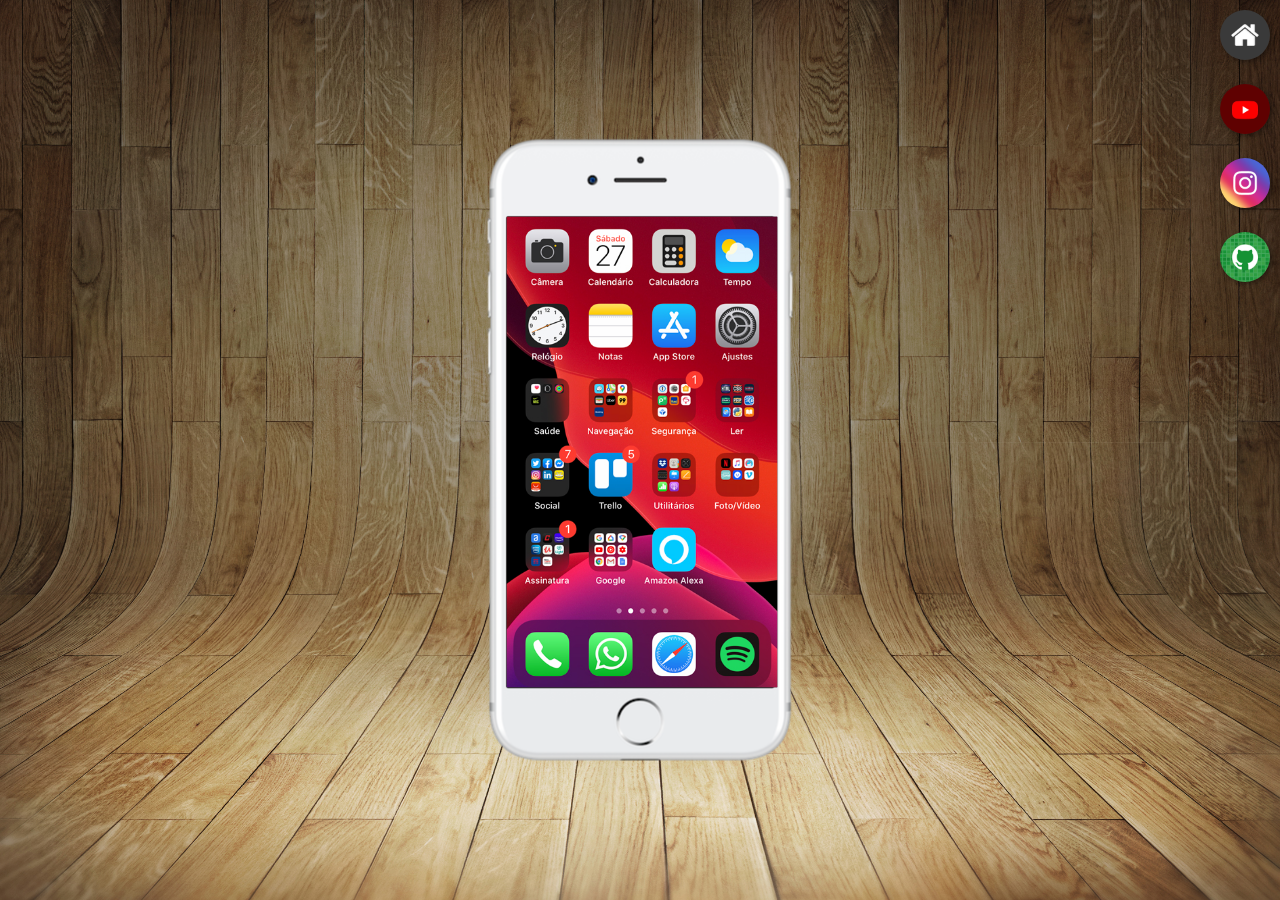
<file: index.html>
<!DOCTYPE html>
<html lang="pt-br">
<head>
    <meta charset="UTF-8">
    <meta name="viewport" content="width=device-width, initial-scale=1.0">
    <title>Projeto redes sociais</title>
    <link rel="shortcut icon" href="favicon.ico" type="image/x-icon">
    <link rel="stylesheet" href="estilos/style.css">
</head>
<body>
    <main>
        <section id="telefone">
            <iframe src="home.html" name="tela" id="tela"  frameborder="0">  </iframe>

        </section>
        <section id="redes-sociais">
            <a href="home.html" target="tela">  <img src="imagens/logo-home.jpg" alt="Home"></a><br>
            <a href="youtube.html" target="tela"> <img src="imagens/logo-youtube.jpg" alt="youtube"></a><br>
            <a href="instagram.html" target="tela">  <img src="imagens/logo-instagram.jpg" alt="Instagram"></a><br>
            <a href="github.html" target="tela">  <img src="imagens/logo-github.jpg" alt="Github"></a><br>
        </section>
    </main>
    
</body>
</html>
</file>
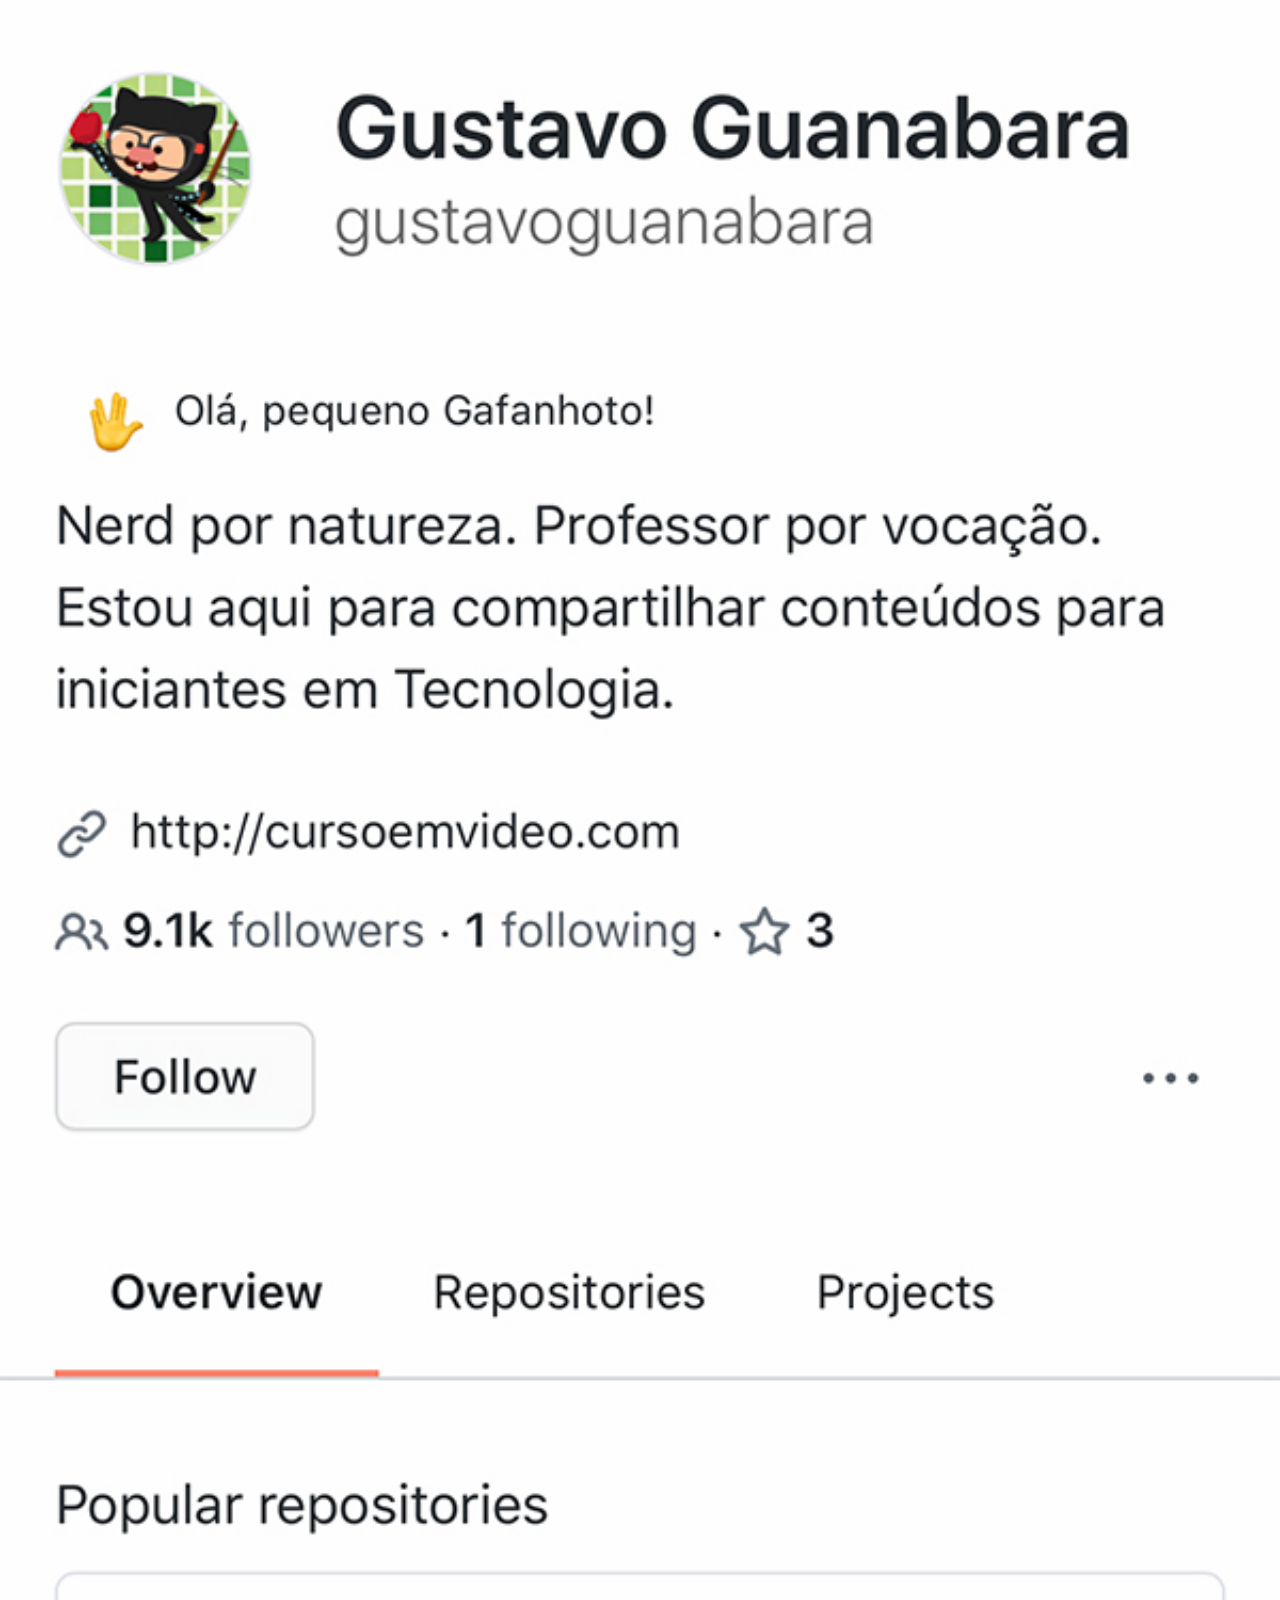
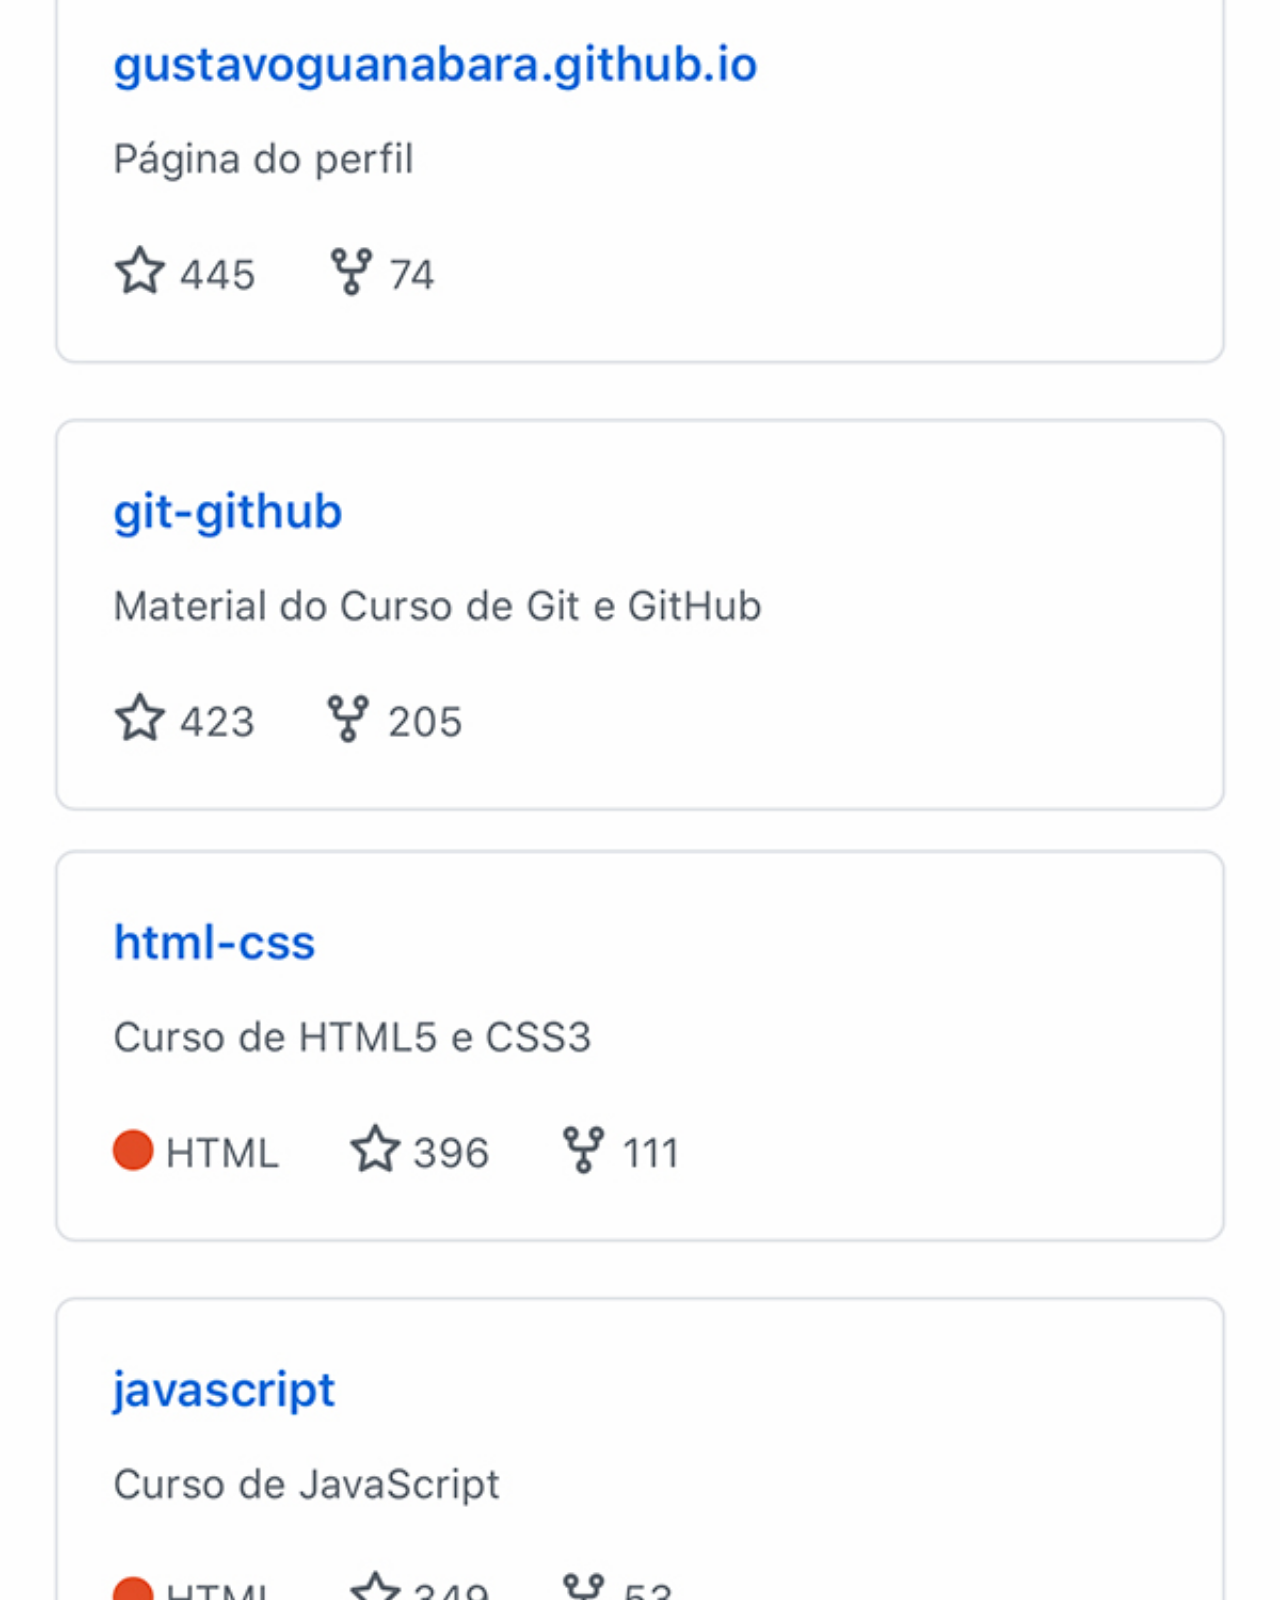
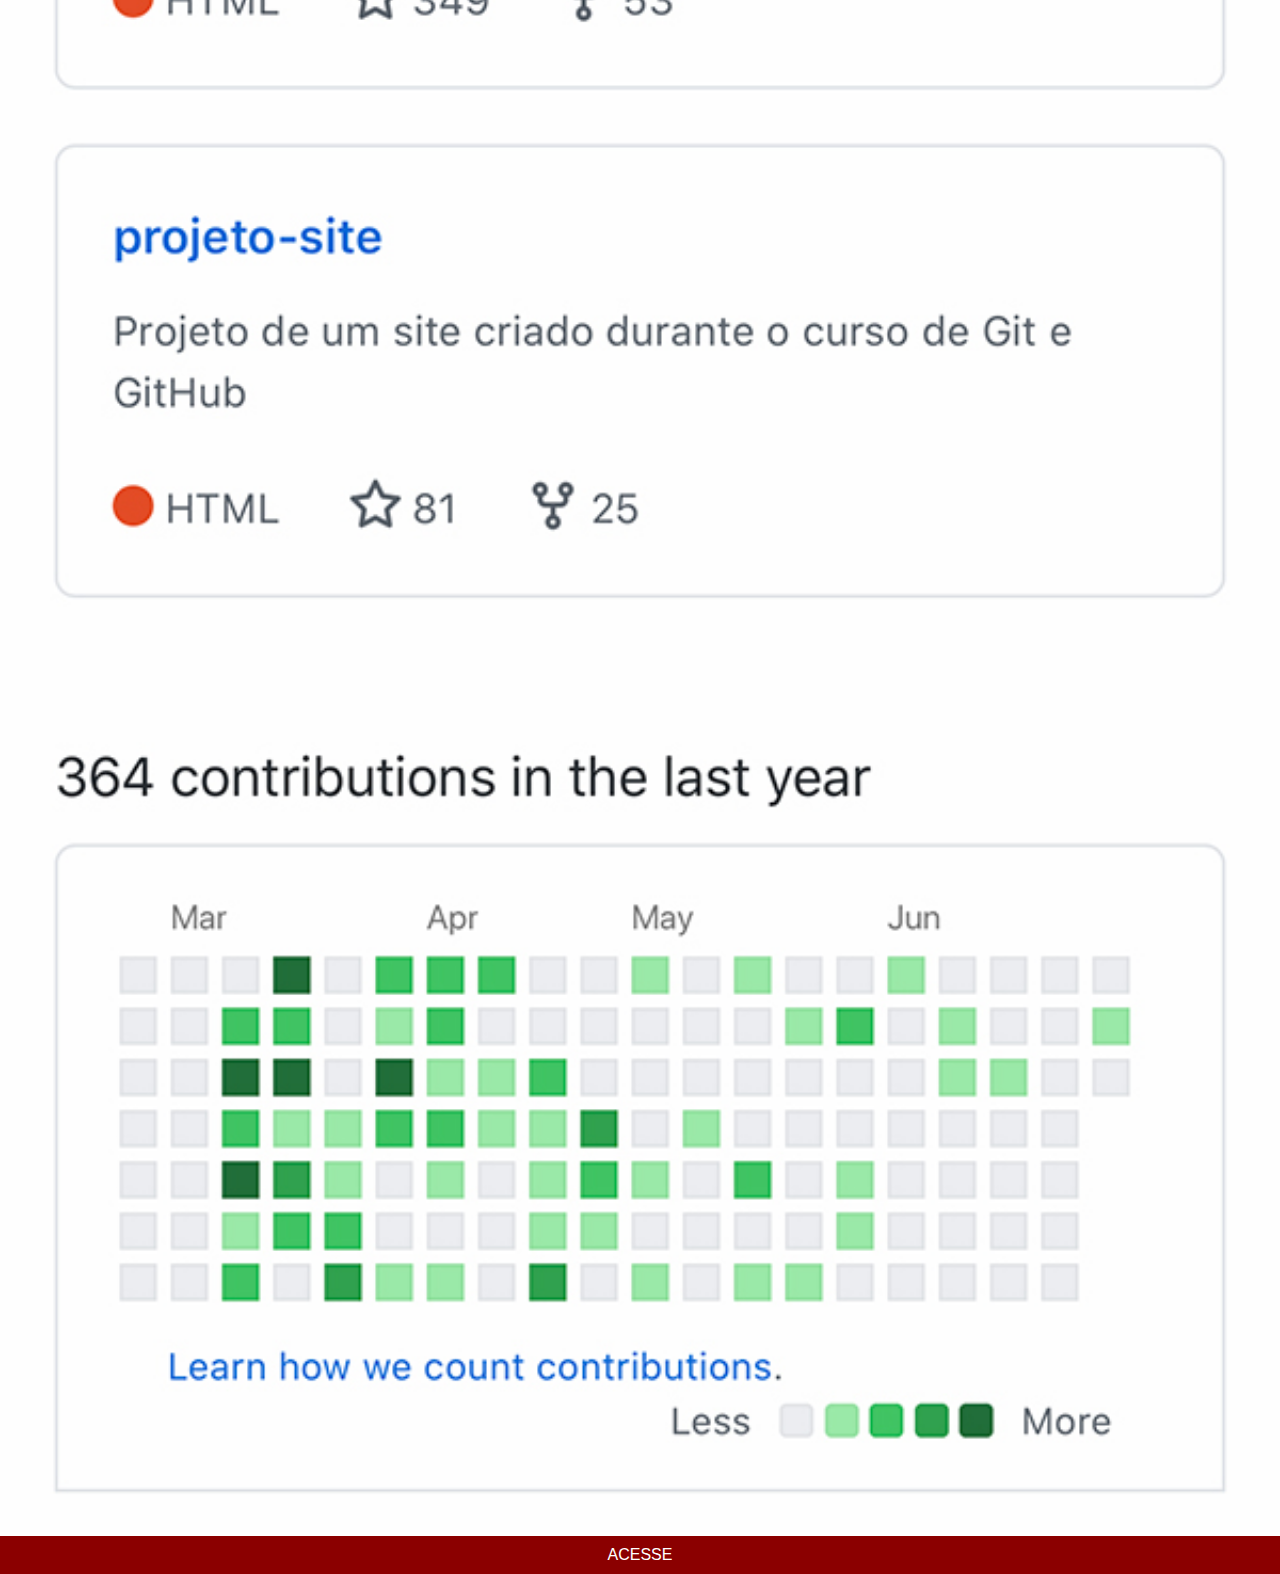
<file: github.html>
<!DOCTYPE html>
<html lang="pt-br">
<head>
    <meta charset="UTF-8">
    <meta name="viewport" content="width=device-width, initial-scale=1.0">
    <title>Github</title>
    <style>
          *{
            padding: 0px;
            margin: 0px;
            font-family: Arial, Helvetica, sans-serif;
        }

        img{
            width: 100vw;
        }

        a{
            display: block;
            background-color: darkred;
            color: white;
            text-decoration: none;
            text-align: center;
            padding: 10px;

        }

        a:hover{
            background-color: rgba(253, 6, 6, 0.904);
        }

        a:active{
            background-color: rgb(136, 32, 32);
        }
    </style>
</head>
<body>
    <img src="imagens/tela-github.jpg" alt="github">
    <a href="https://github.com/gustavoguanabara" target="_blank">ACESSE</a>
    
</body>
</html>
</file>
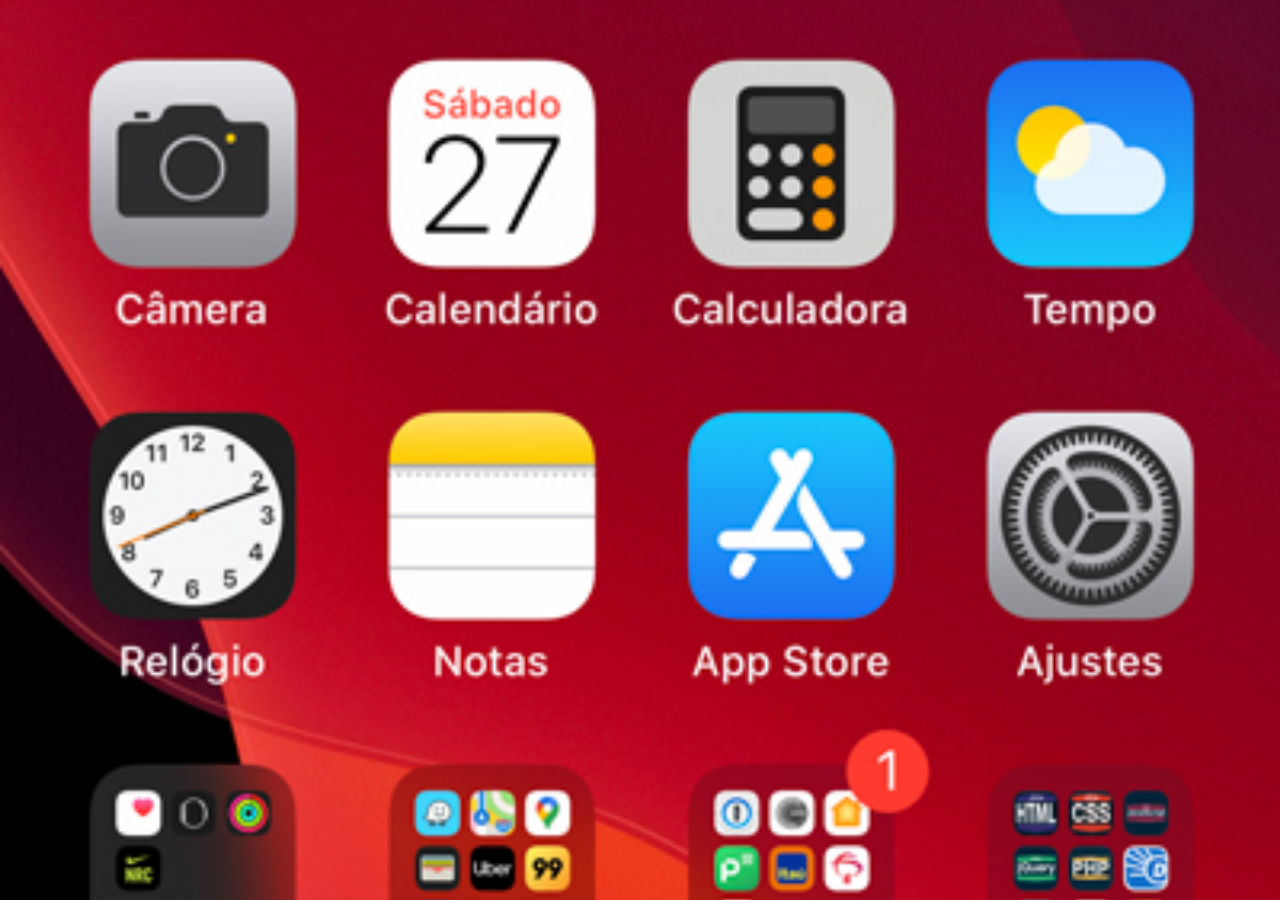
<file: home.html>
<!DOCTYPE html>
<html lang="en">
<head>
    <meta charset="UTF-8">
    <meta name="viewport" content="width=device-width, initial-scale=1.0">
    <title>Document</title>
    <style>
        *{
            margin: 0px;
            padding: 0px;
        }

        body{
            height: 100vh;
            width: 100vw;
            background-color: black;
            background-image: url(imagens/tela-home.jpg);
            background-repeat: no-repeat;
            background-position: top center;
            background-size: cover;
        }
    </style>
</head>
<body>
    <main>
       
    </main>
</body>
</html>
</file>
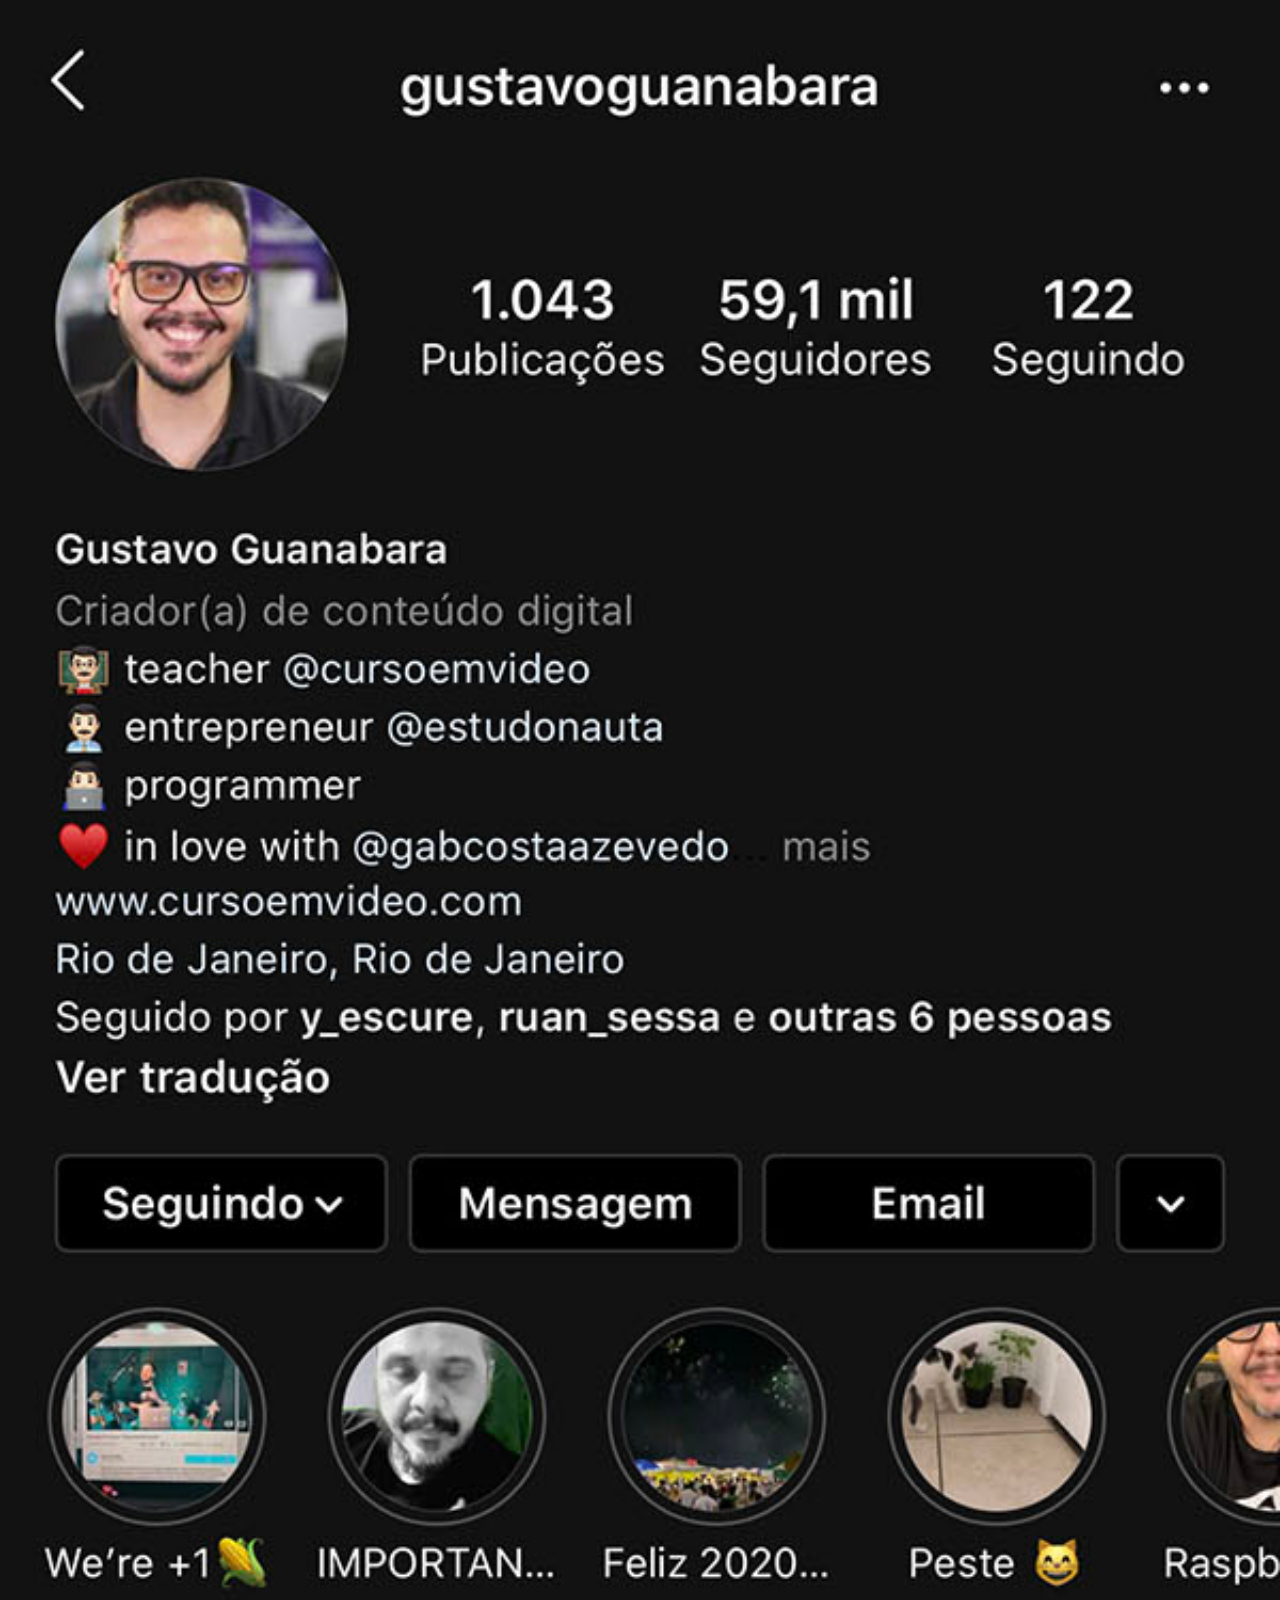
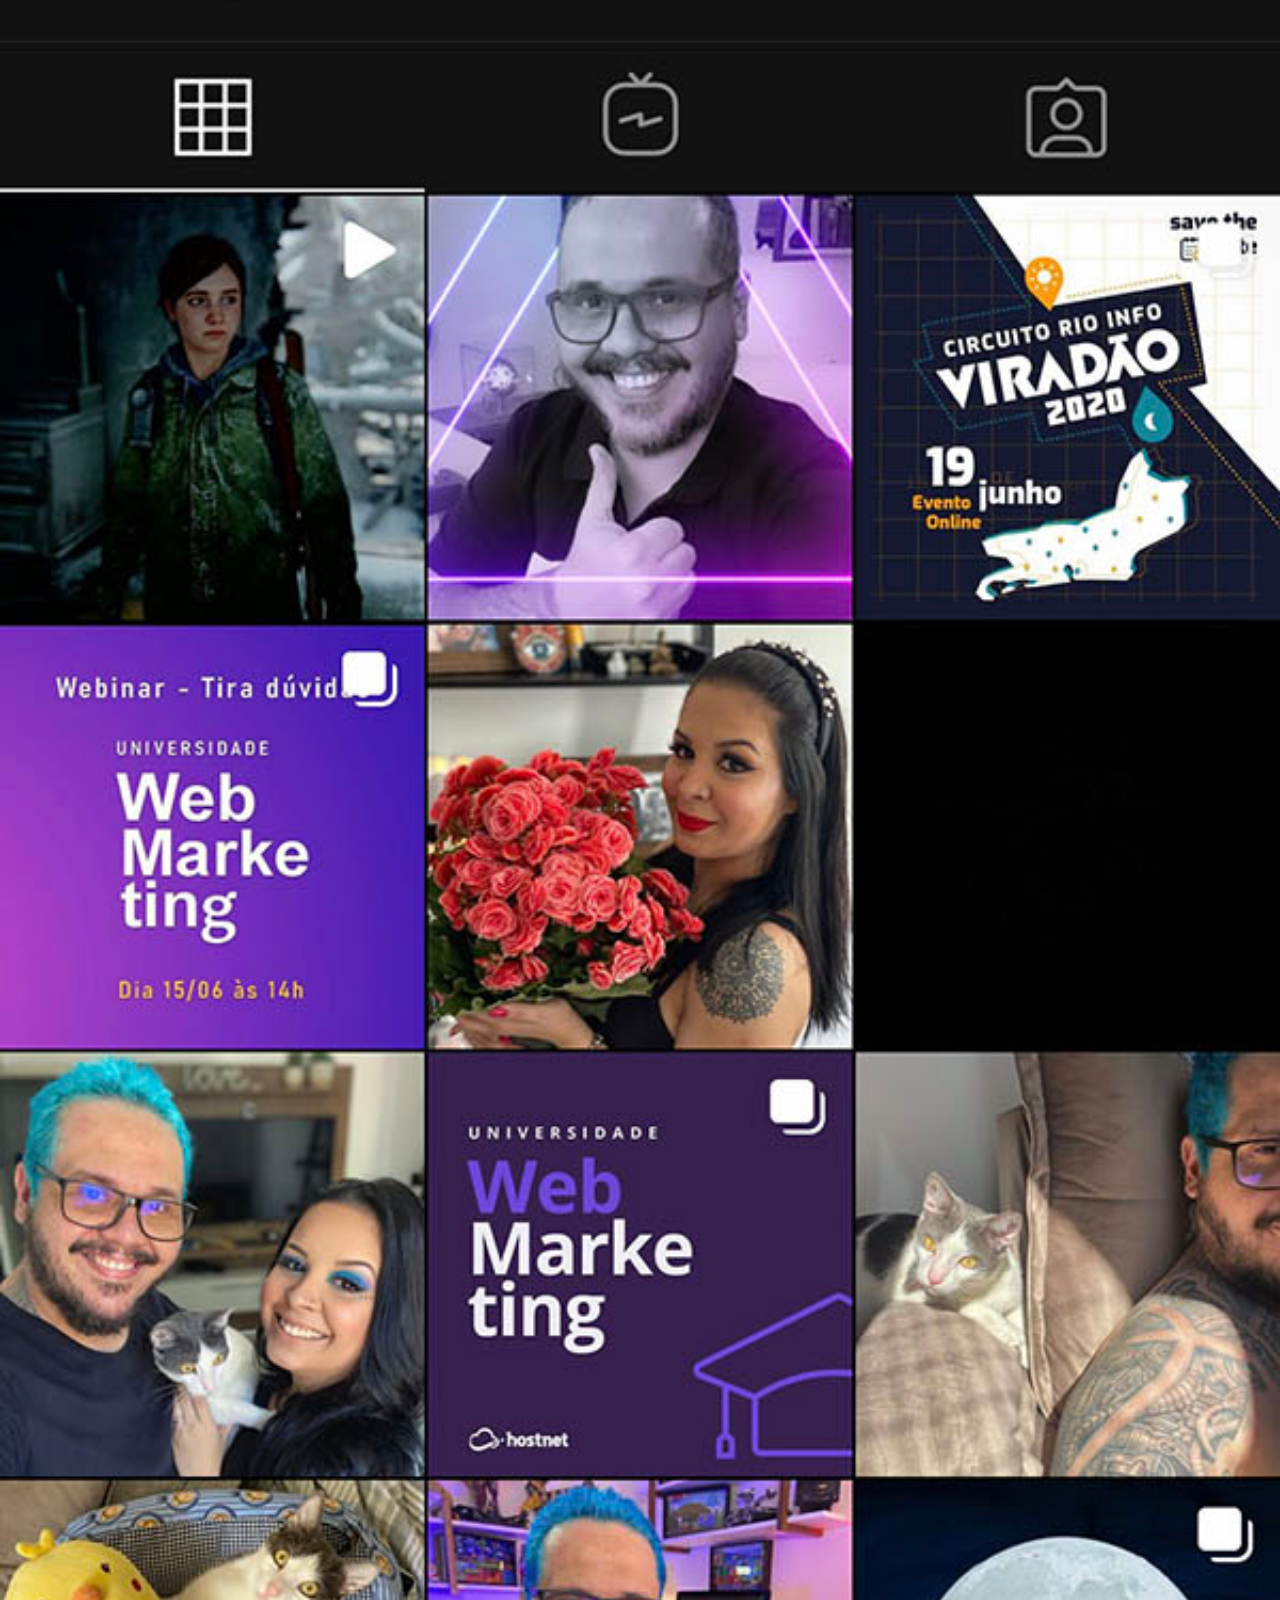
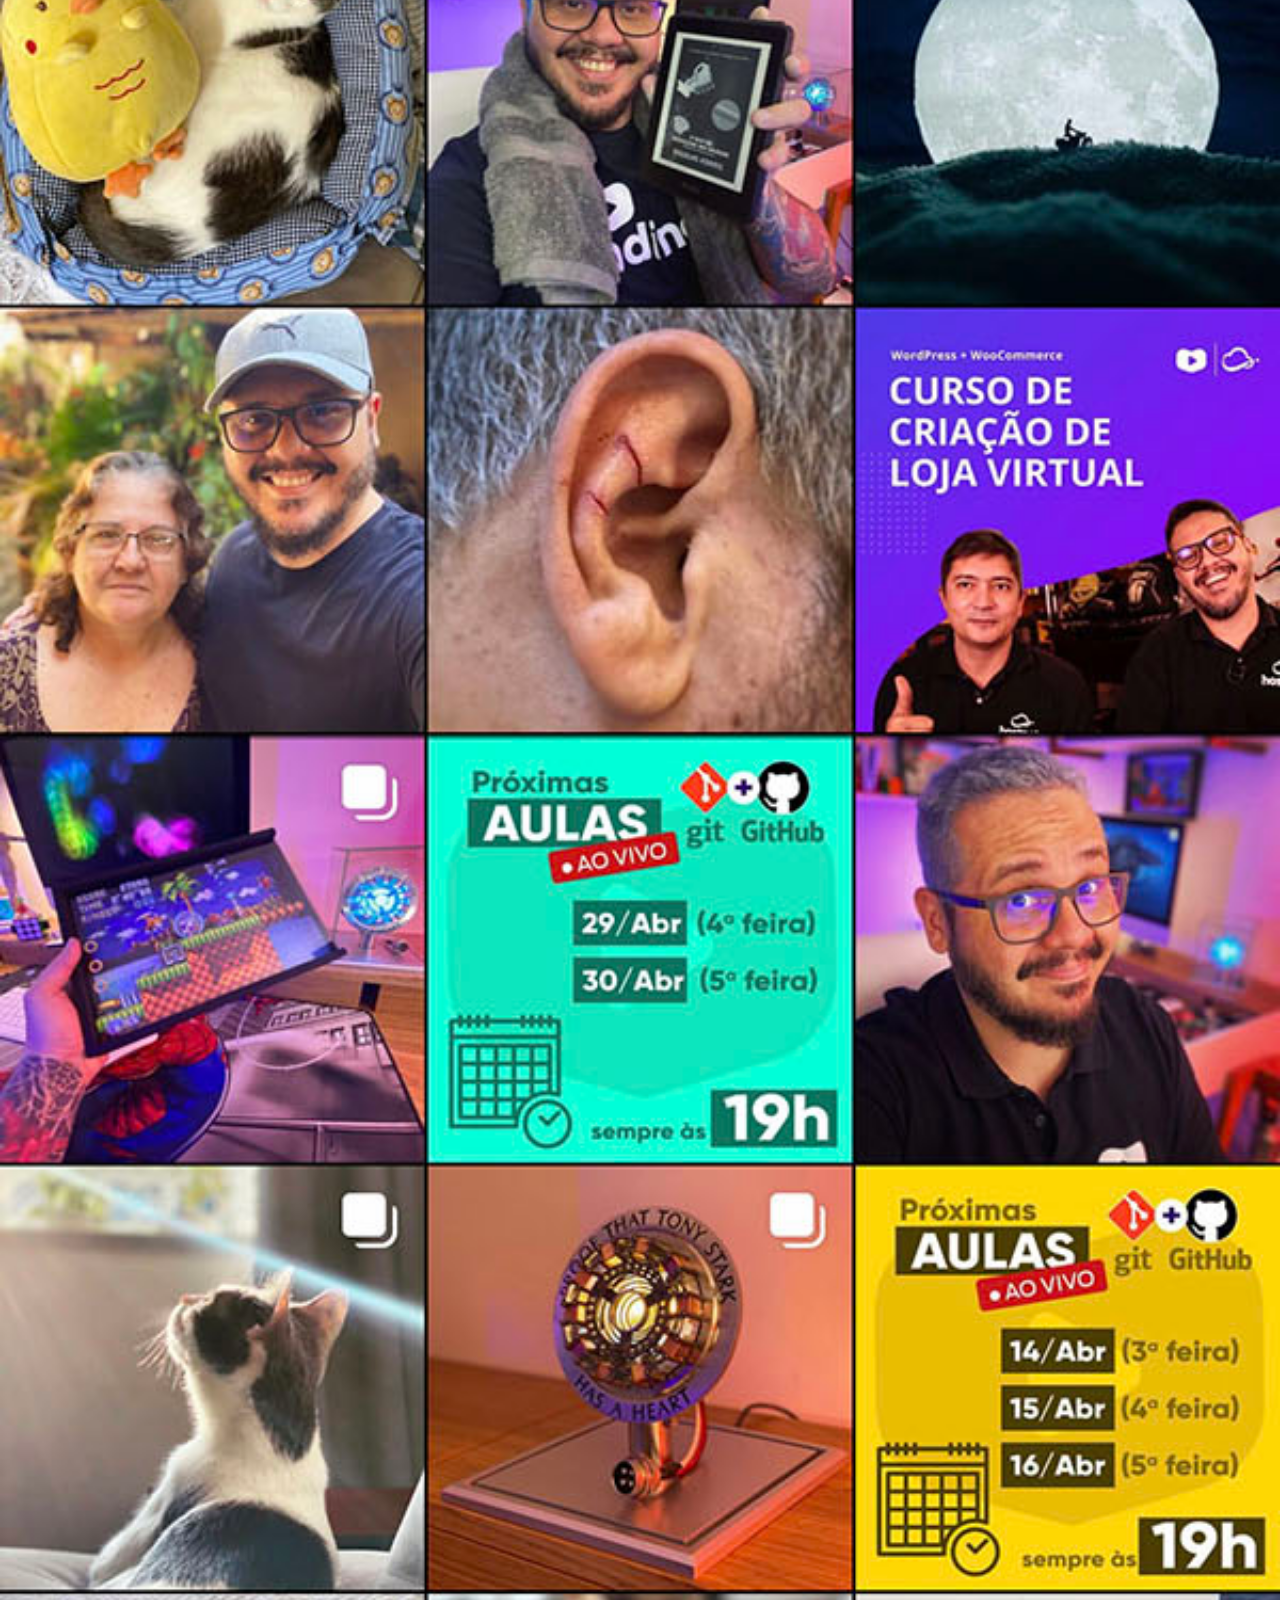
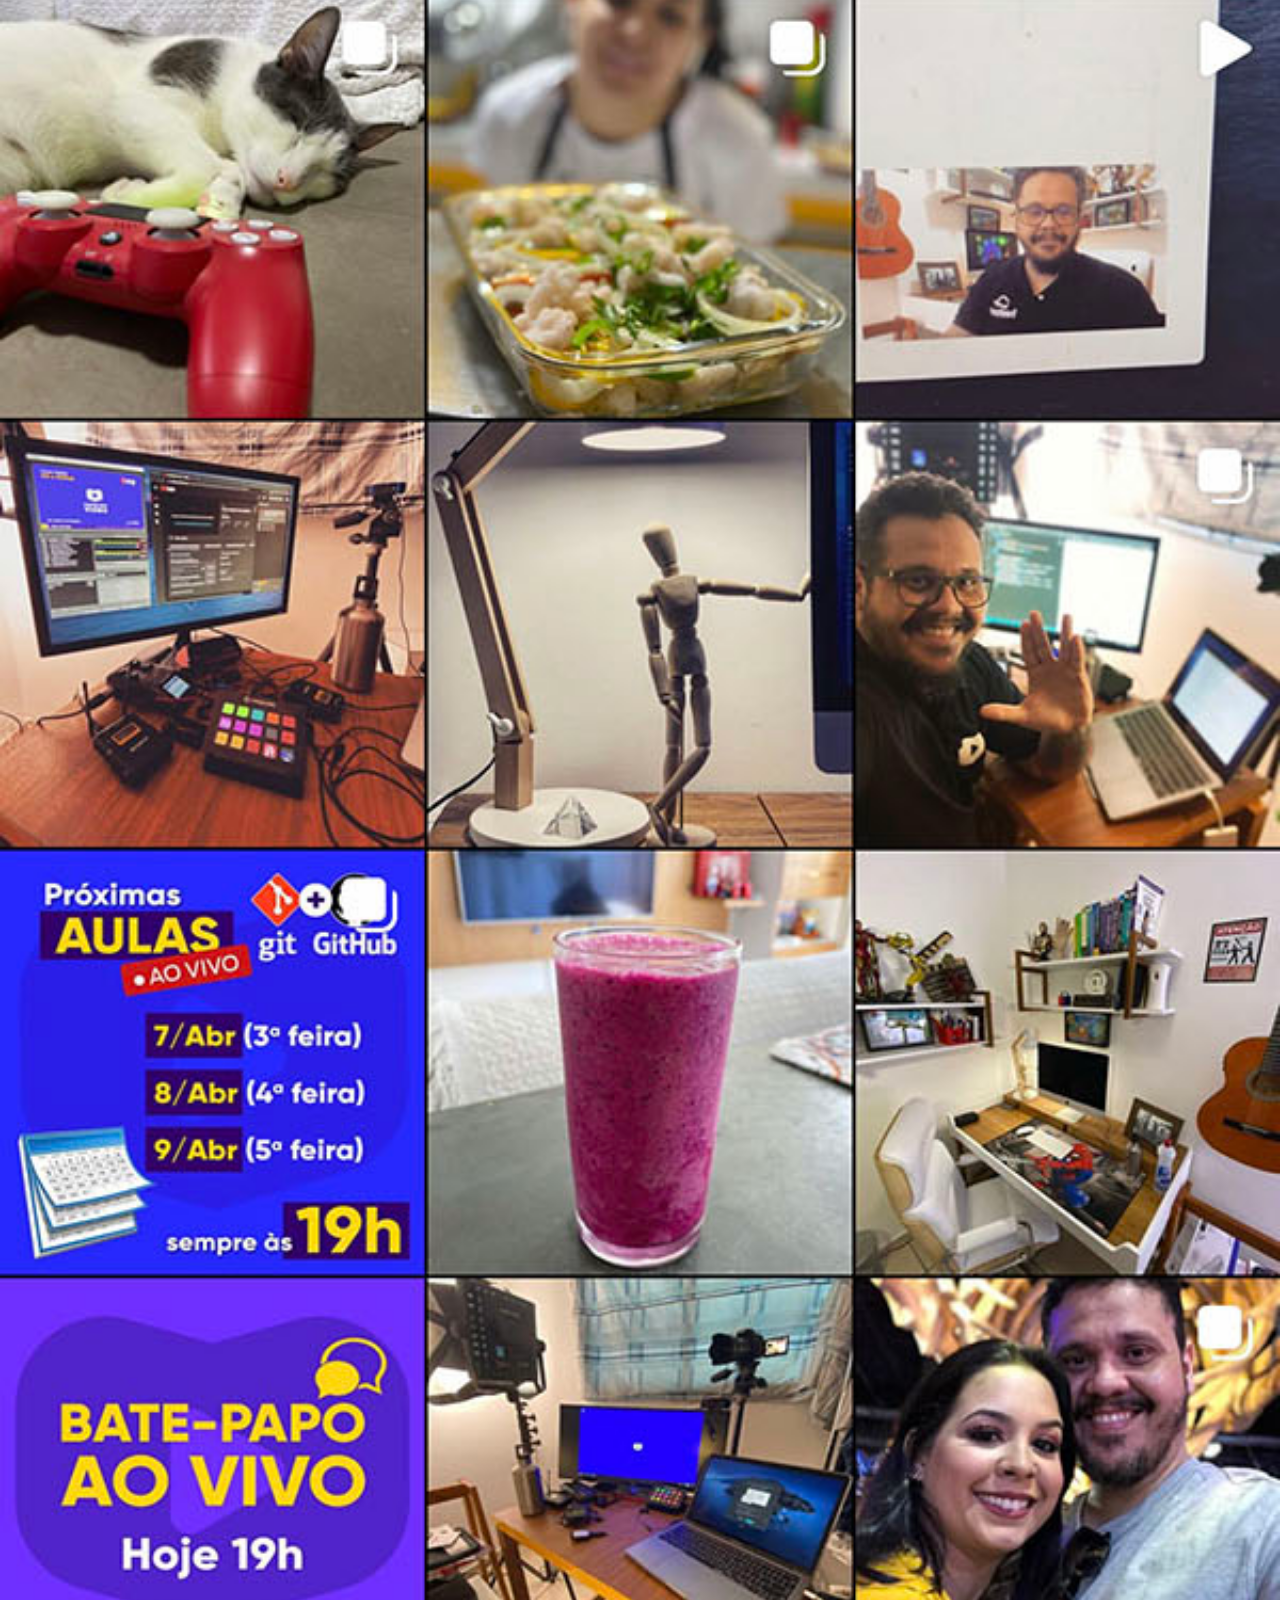
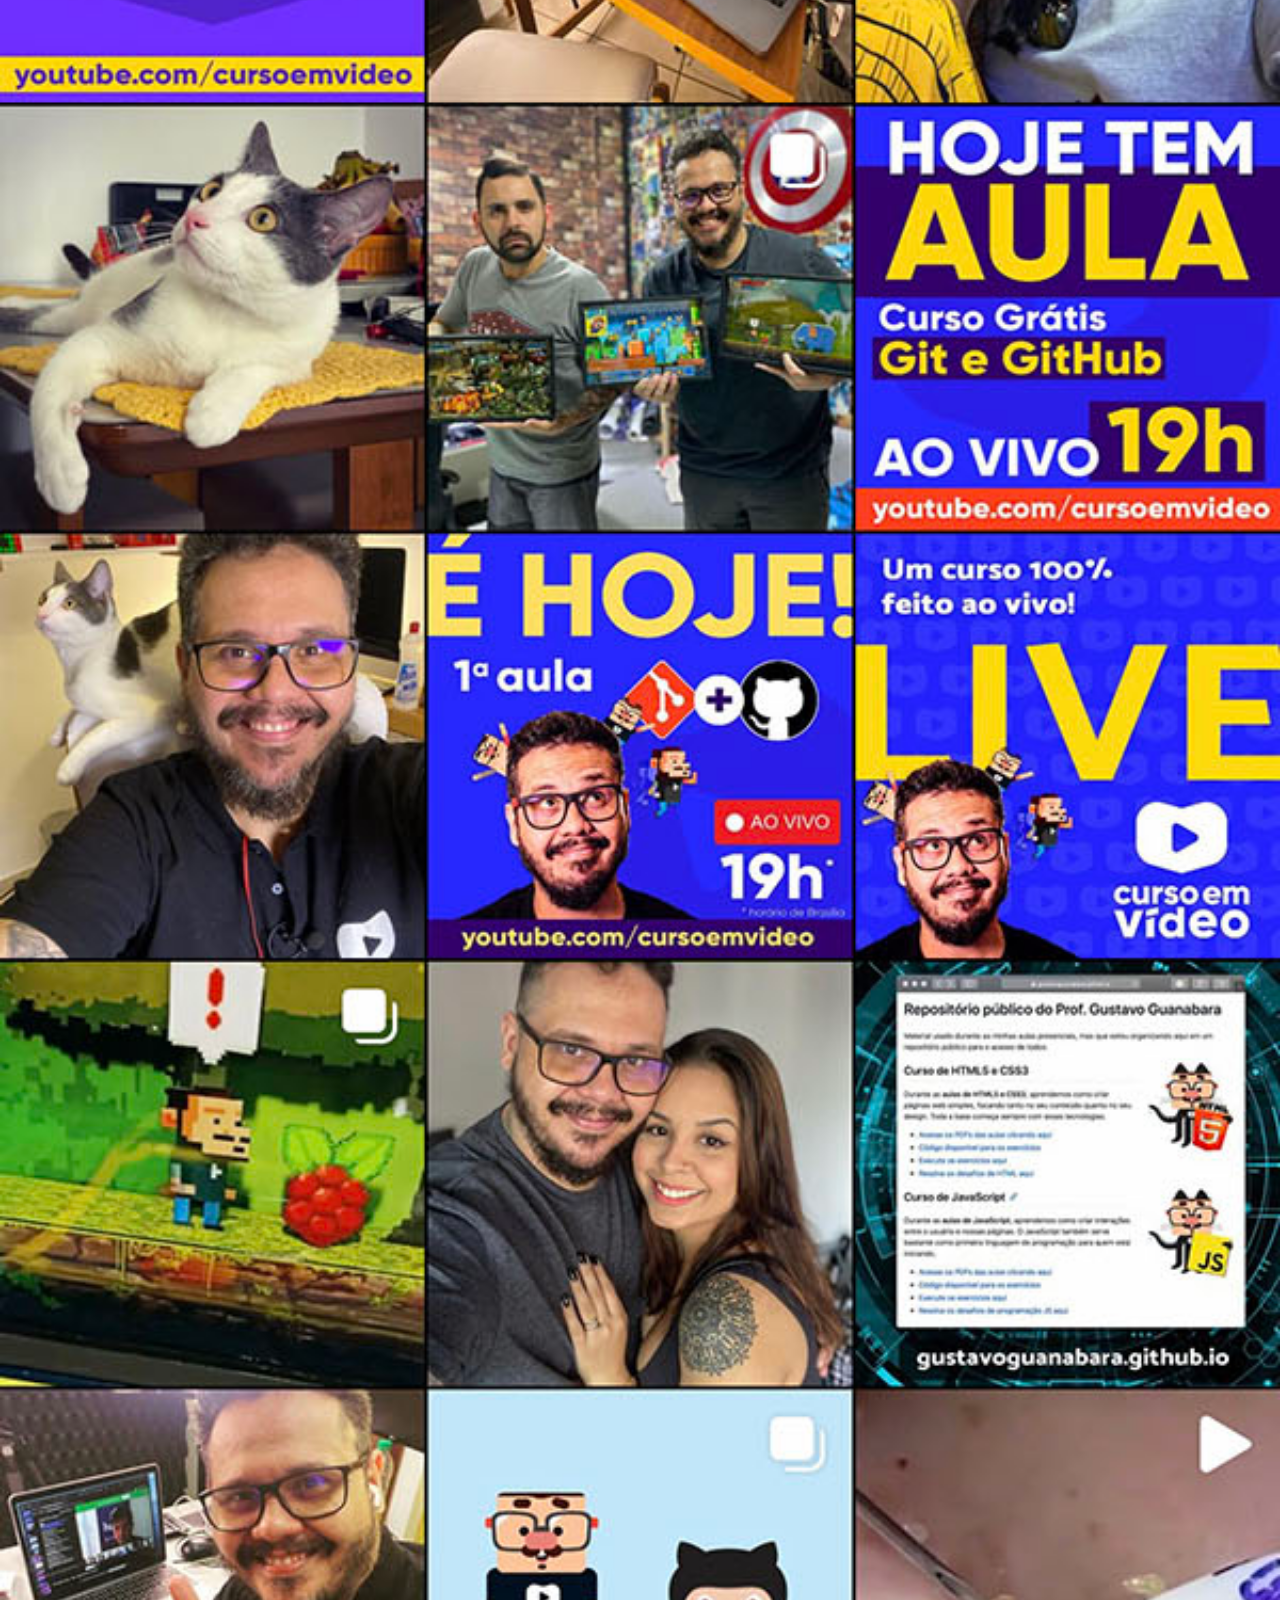
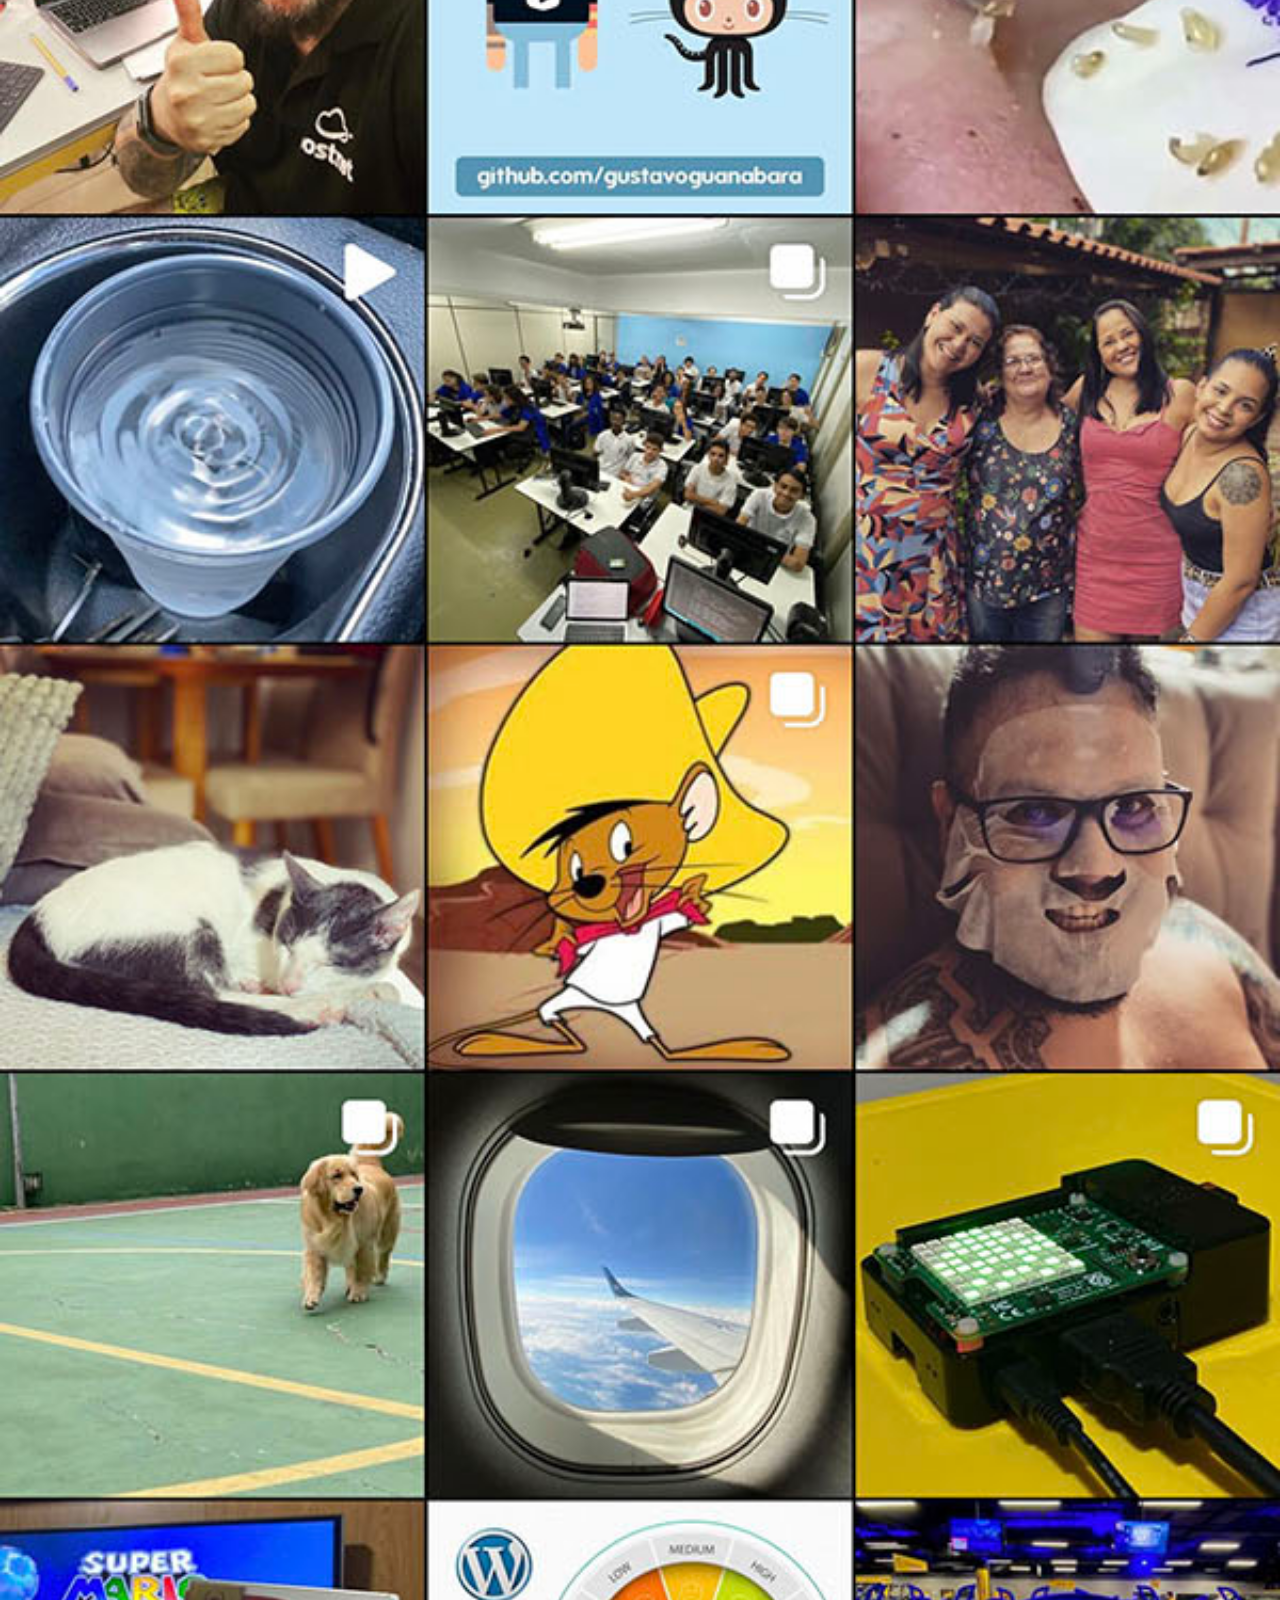
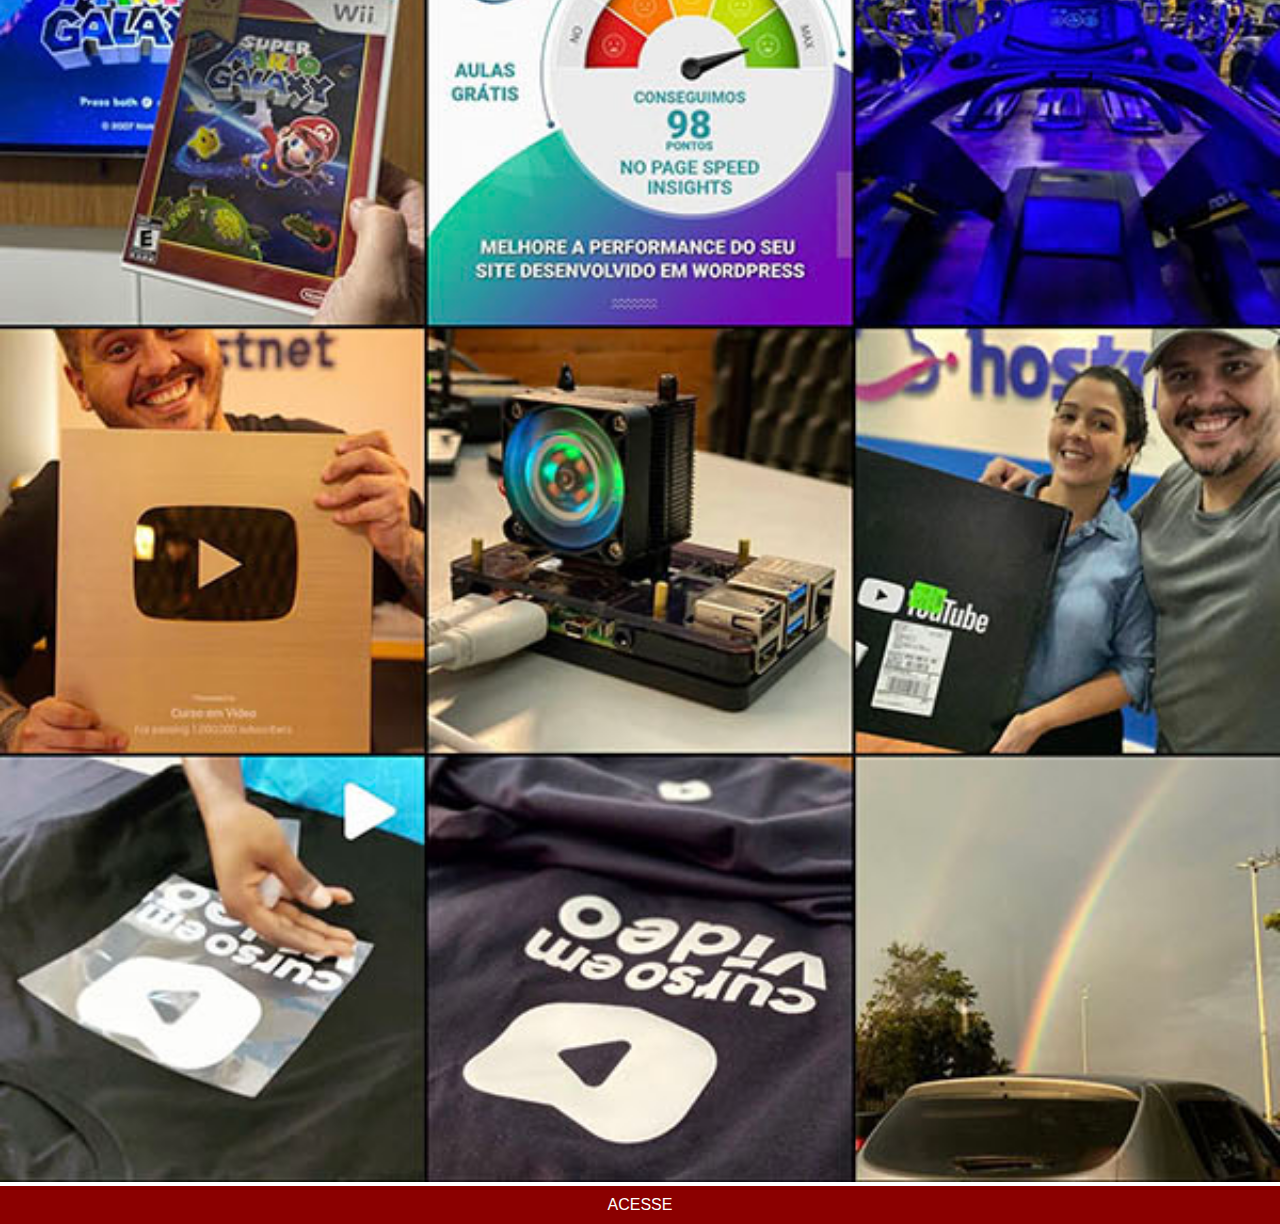
<file: instagram.html>
<!DOCTYPE html>
<html lang="pt-br">
<head>
    <meta charset="UTF-8">
    <meta name="viewport" content="width=device-width, initial-scale=1.0">
    <title>Instagram</title>
    <link rel="stylesheet" href="estilos/social.css">
</head>
<body>
    <img src="imagens/tela-instagram.jpg" alt="Instagram">
    <a href="https://instagram.com/gustavoguanabara?igshid=MzRlODBiNWFlZA==" target="_blank">ACESSE</a>
</body>
</html>
</file>
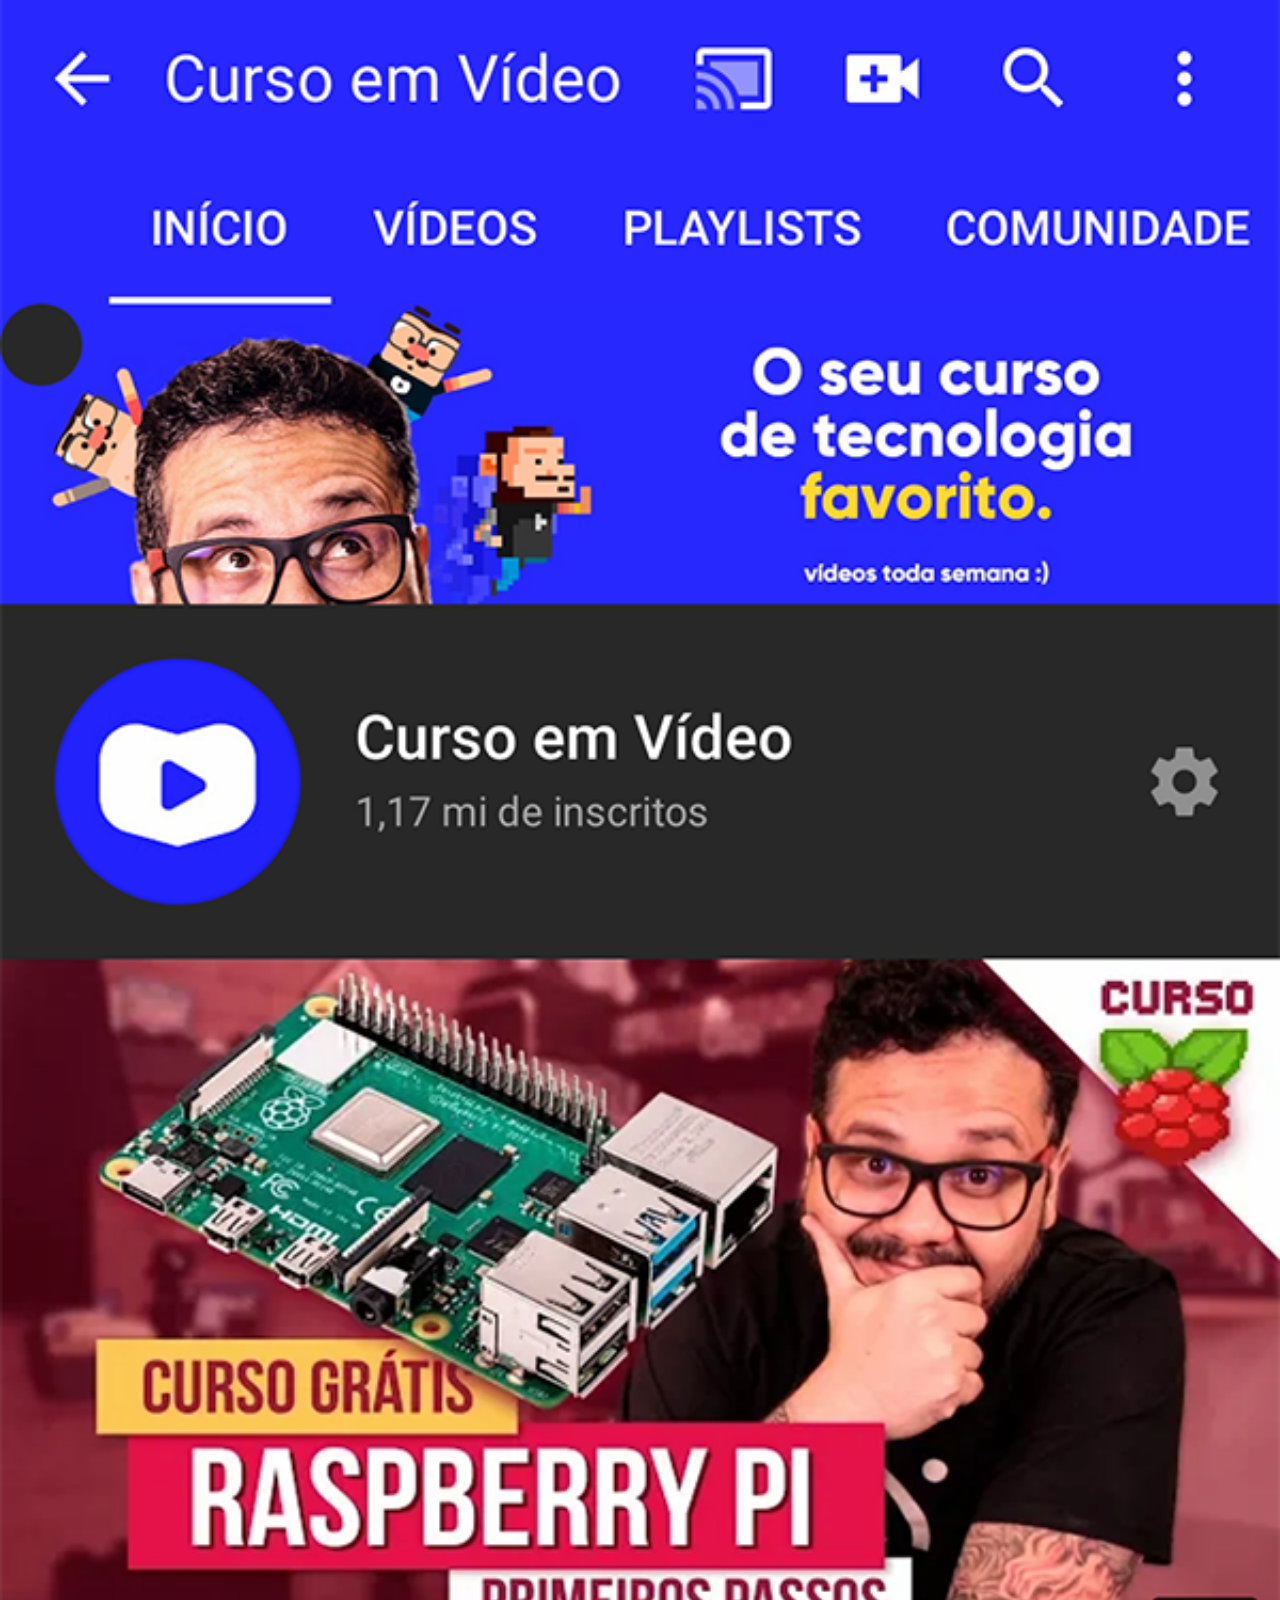
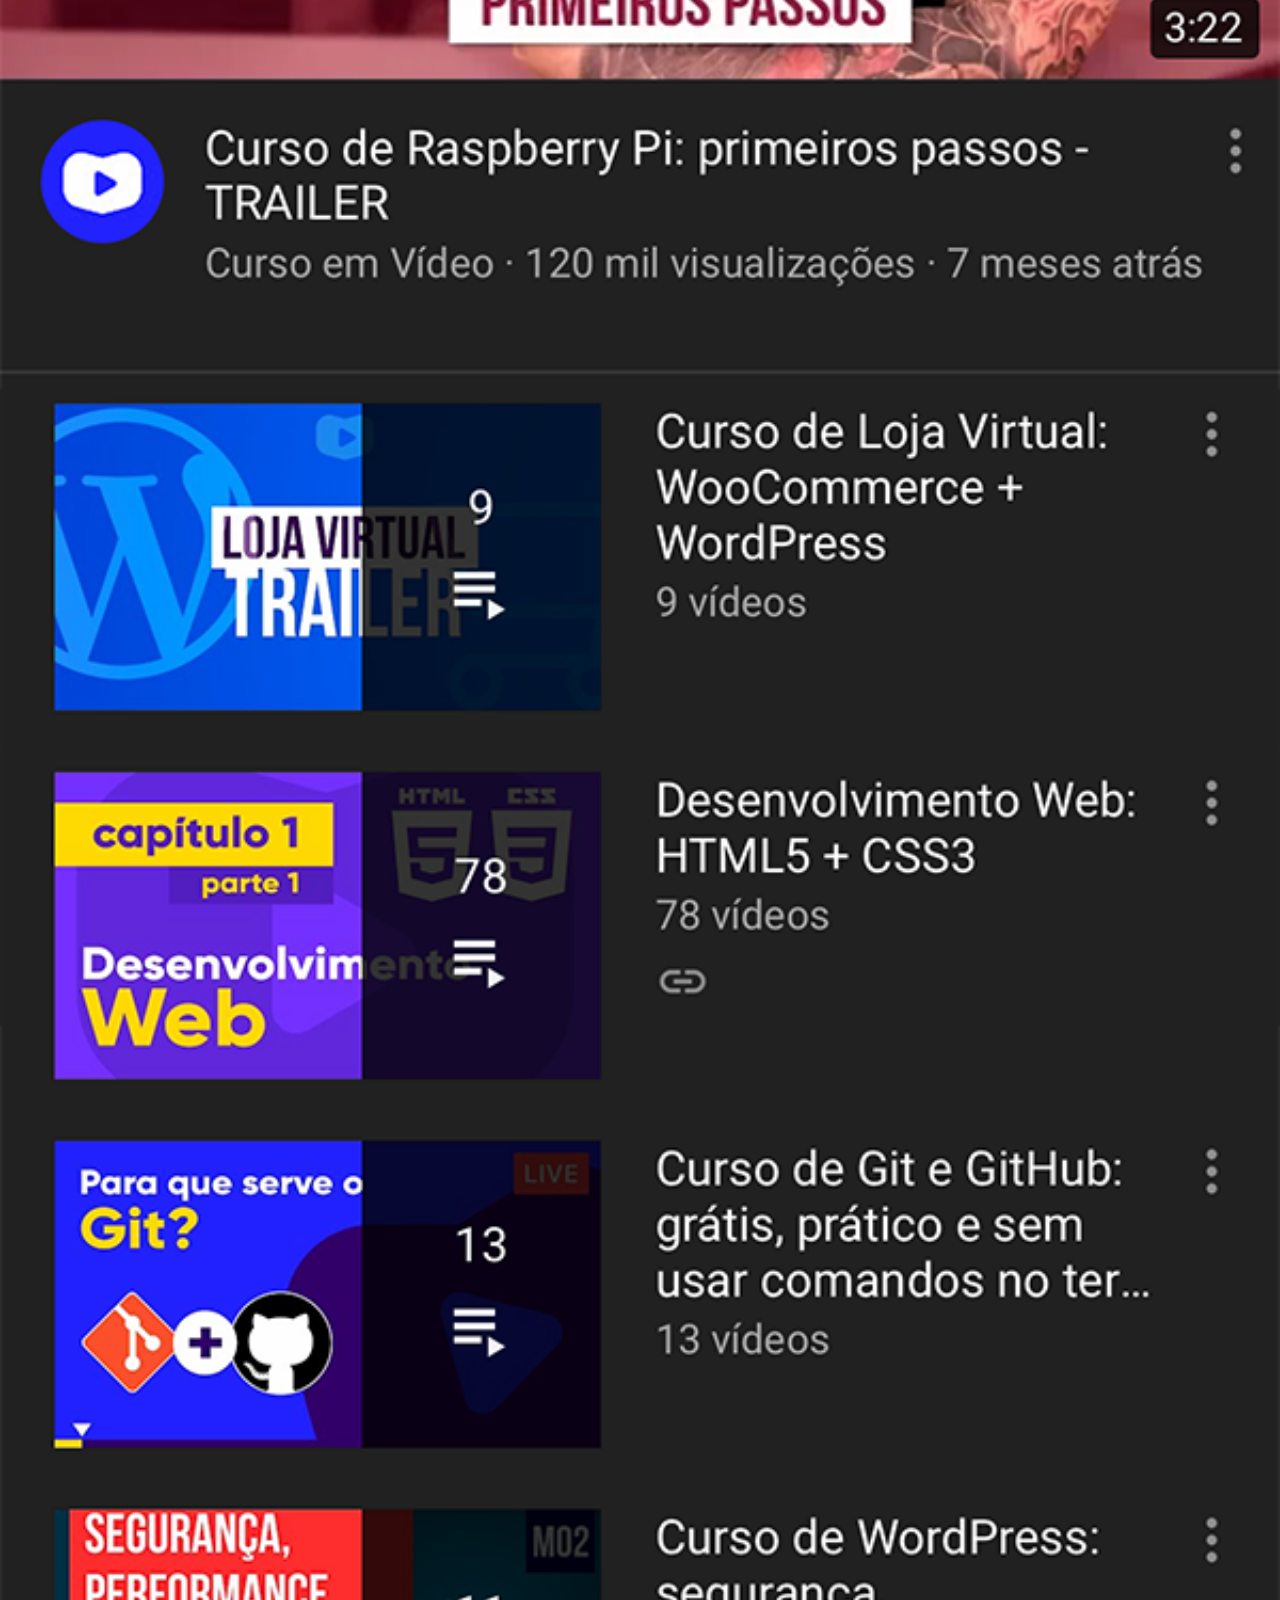
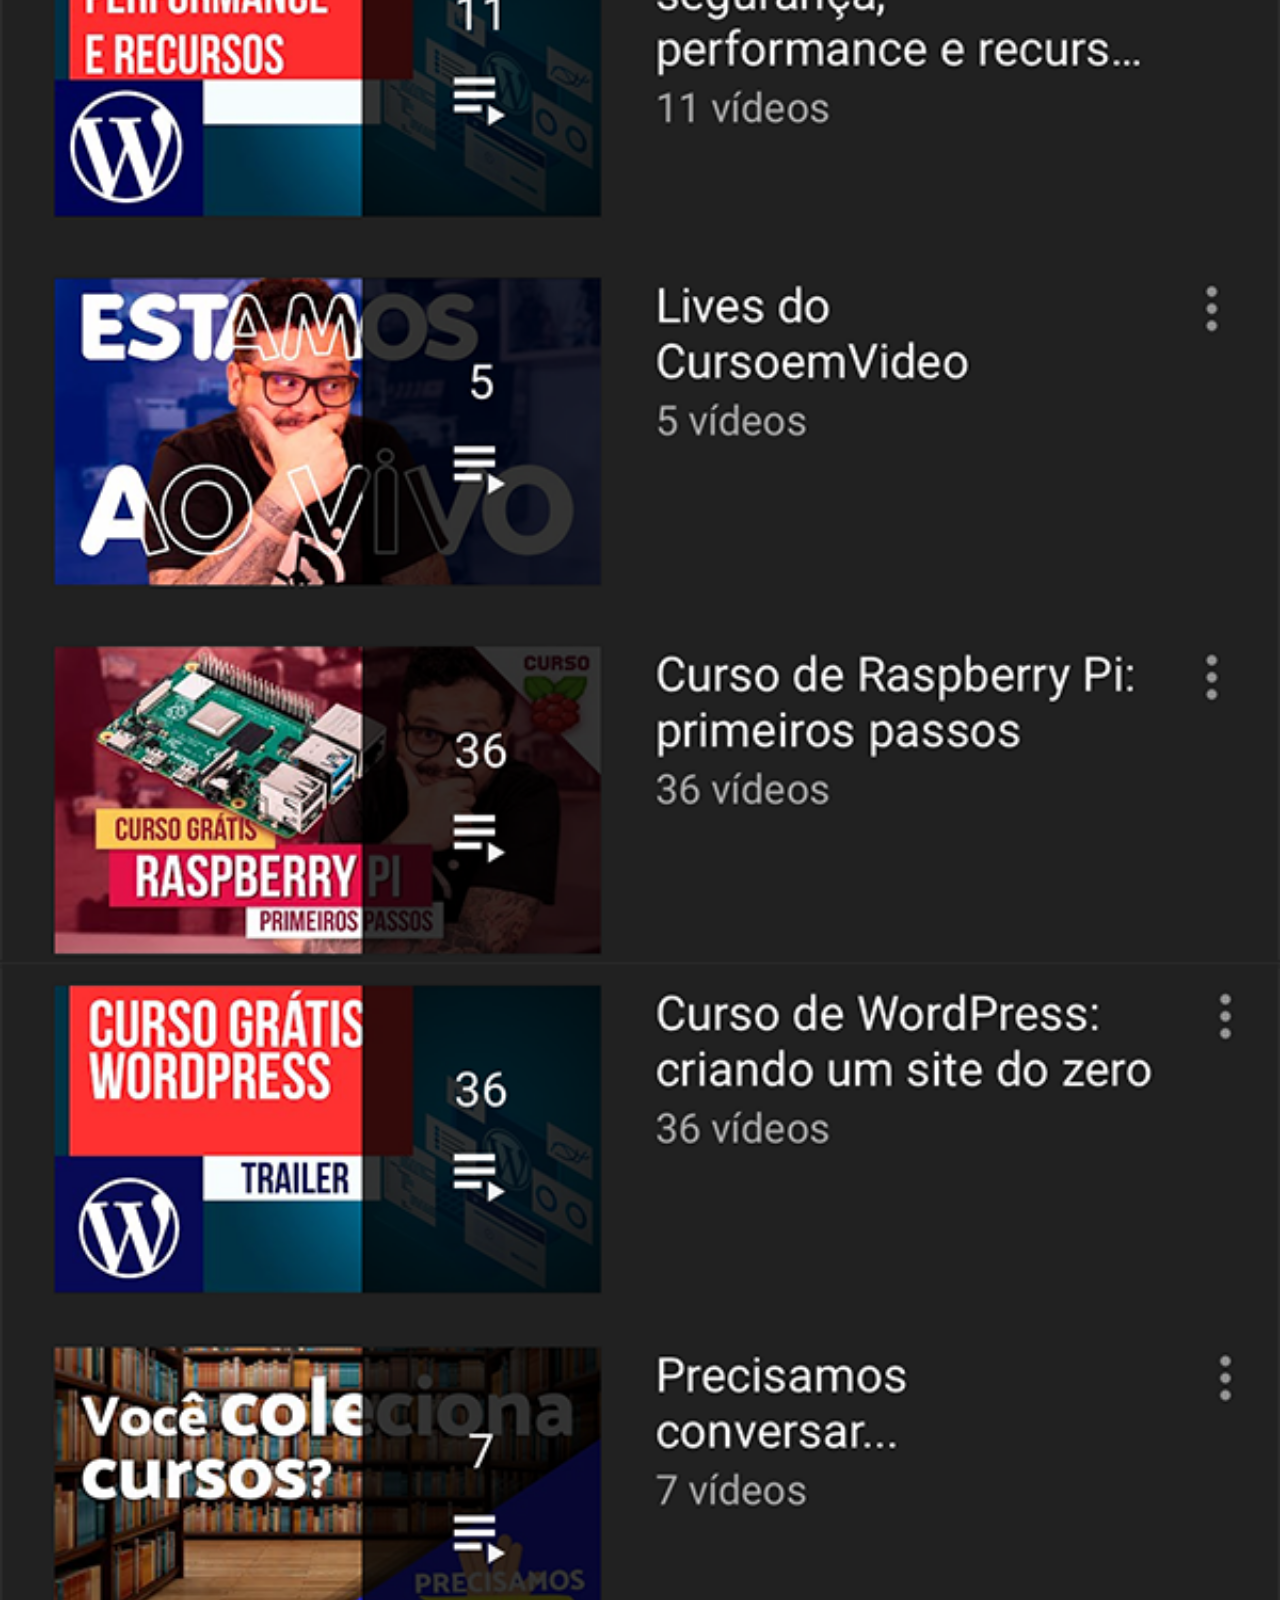
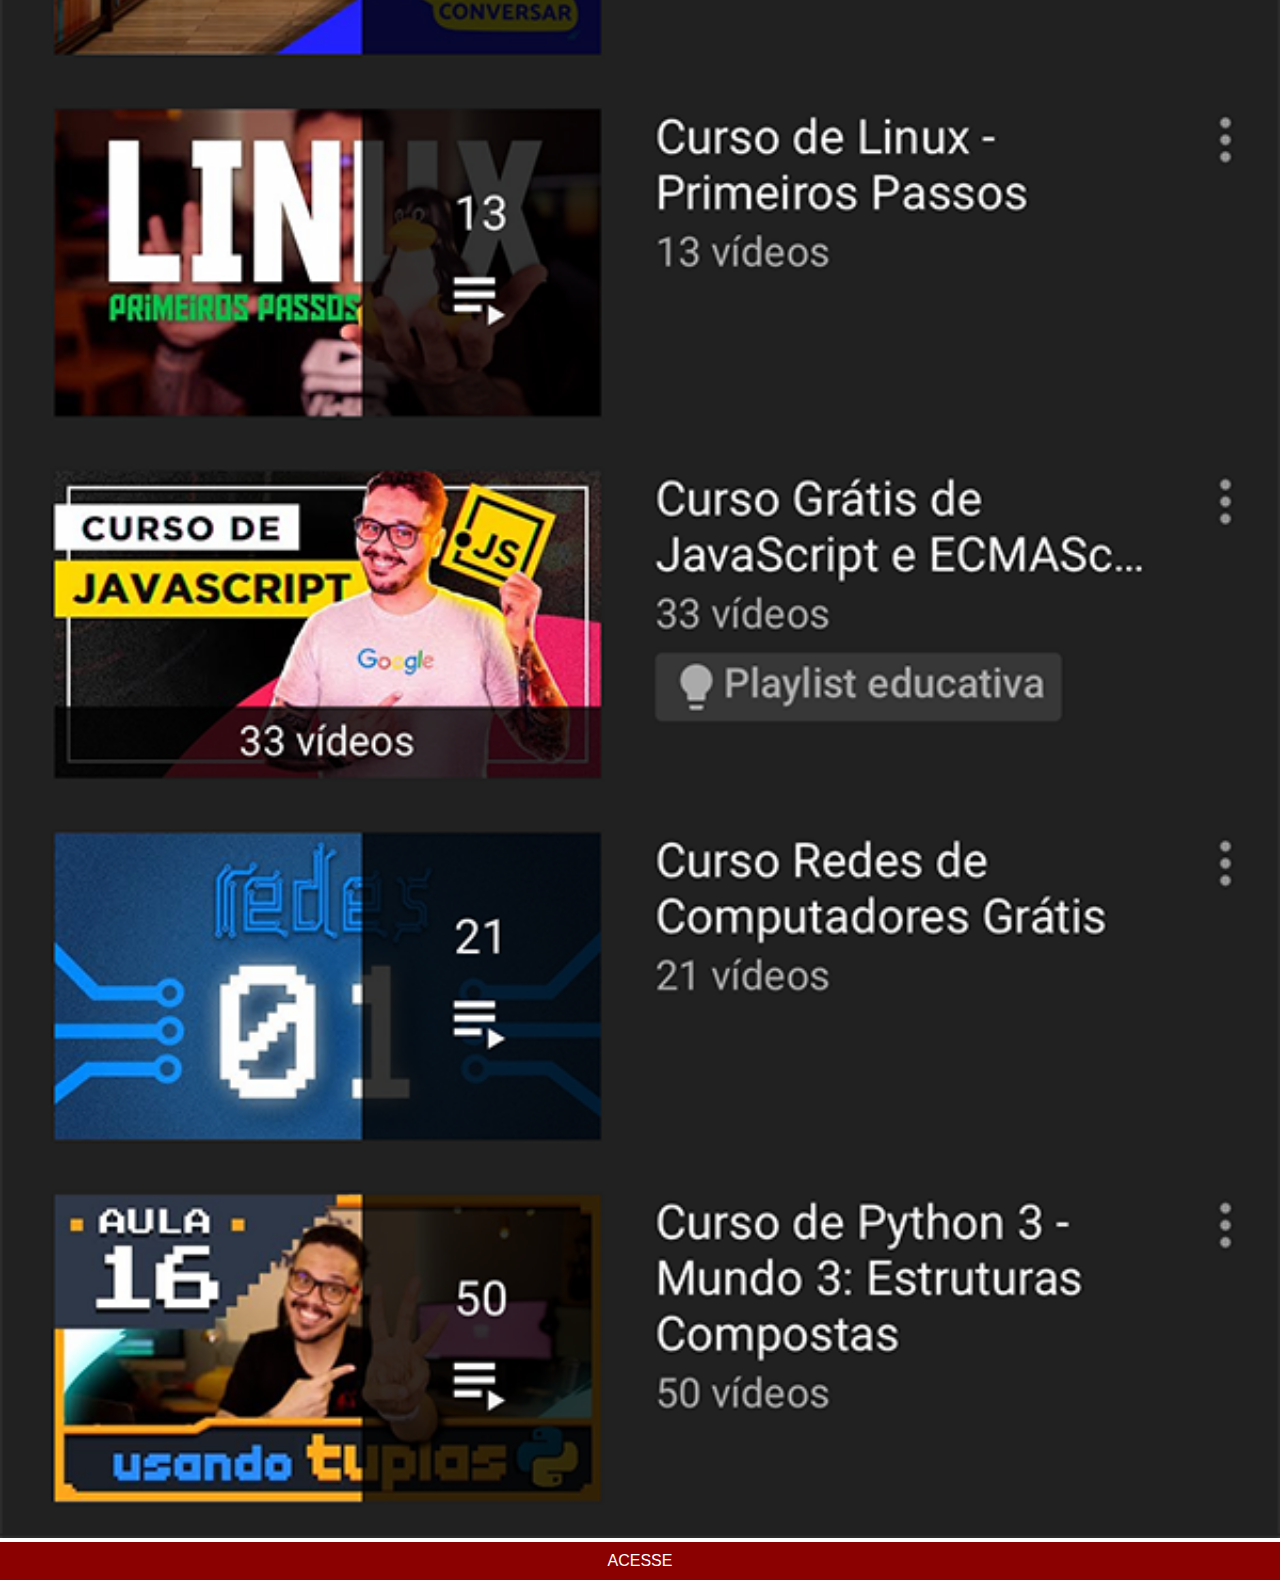
<file: youtube.html>
<!DOCTYPE html>
<html lang="pt-br">
<head>
    <meta charset="UTF-8">
    <meta name="viewport" content="width=device-width, initial-scale=1.0">
    <title>Document</title>
    <style>
        *{
            padding: 0px;
            margin: 0px;
            font-family: Arial, Helvetica, sans-serif;
        }

        img{
            width: 100vw;
        }

        a{
            display: block;
            background-color: darkred;
            color: white;
            text-decoration: none;
            text-align: center;
            padding: 10px;

        }

        a:hover{
            background-color: rgba(253, 6, 6, 0.904);
        }

        a:active{
            background-color: rgb(136, 32, 32);
        }
    </style>
</head>
<body>
    <img src="imagens/tela-youtube.png" alt="">
    <a href="https://www.youtube.com/cursoemvideo" target="_blank">ACESSE</a>
</body>
</html>
</file>
<file: estilos/style.css>
*{
    margin: 0px;
    padding: 0px;
    font-family: Arial, Helvetica, sans-serif;
}

html,body{
    height: 100vh;
    width: 100vw;
    background-image: url(../imagens/fundo-madeira.jpg);
    background-size: cover;
}

main{
    height: 100vh;
    position: relative;
}

#telefone{
    position: absolute;
    top: 50%;
    left: 50%;
    transform: translate(-50%,-50%);

    height: 627px;
    width: 311px;
    background-image: url(../imagens/frame-iphone.png);
}

iframe#tela{
    position: relative;
    top: 80px;
    left: 22px;
    width: 271px;
    height: 471px;
}

#redes-sociais{
    text-align: right;
}

#redes-sociais>a>img{
    width: 50px;
    margin: 10px;
    border-radius: 50%;
    box-shadow: 2px 2px 5px rgba(0, 0, 0, 0.404);
    box-sizing: border-box;

}

#redes-sociais img:hover{
    border: 2px solid white;
    transform: translate(-2px,-2px);
    transition: transform .3s, border 2s;
}
</file>
<file: estilos/social.css>
*{
  padding: 0px;
  margin: 0px;
  font-family: Arial, Helvetica, sans-serif;
}

img{
  width: 100vw;
}

a{
  display: block;
  background-color: darkred;
  color: white;
  text-decoration: none;
  text-align: center;
  padding: 10px;

}

a:hover{
  background-color: rgba(253, 6, 6, 0.904);
}

a:active{
  background-color: rgb(136, 32, 32);
}
</file>
